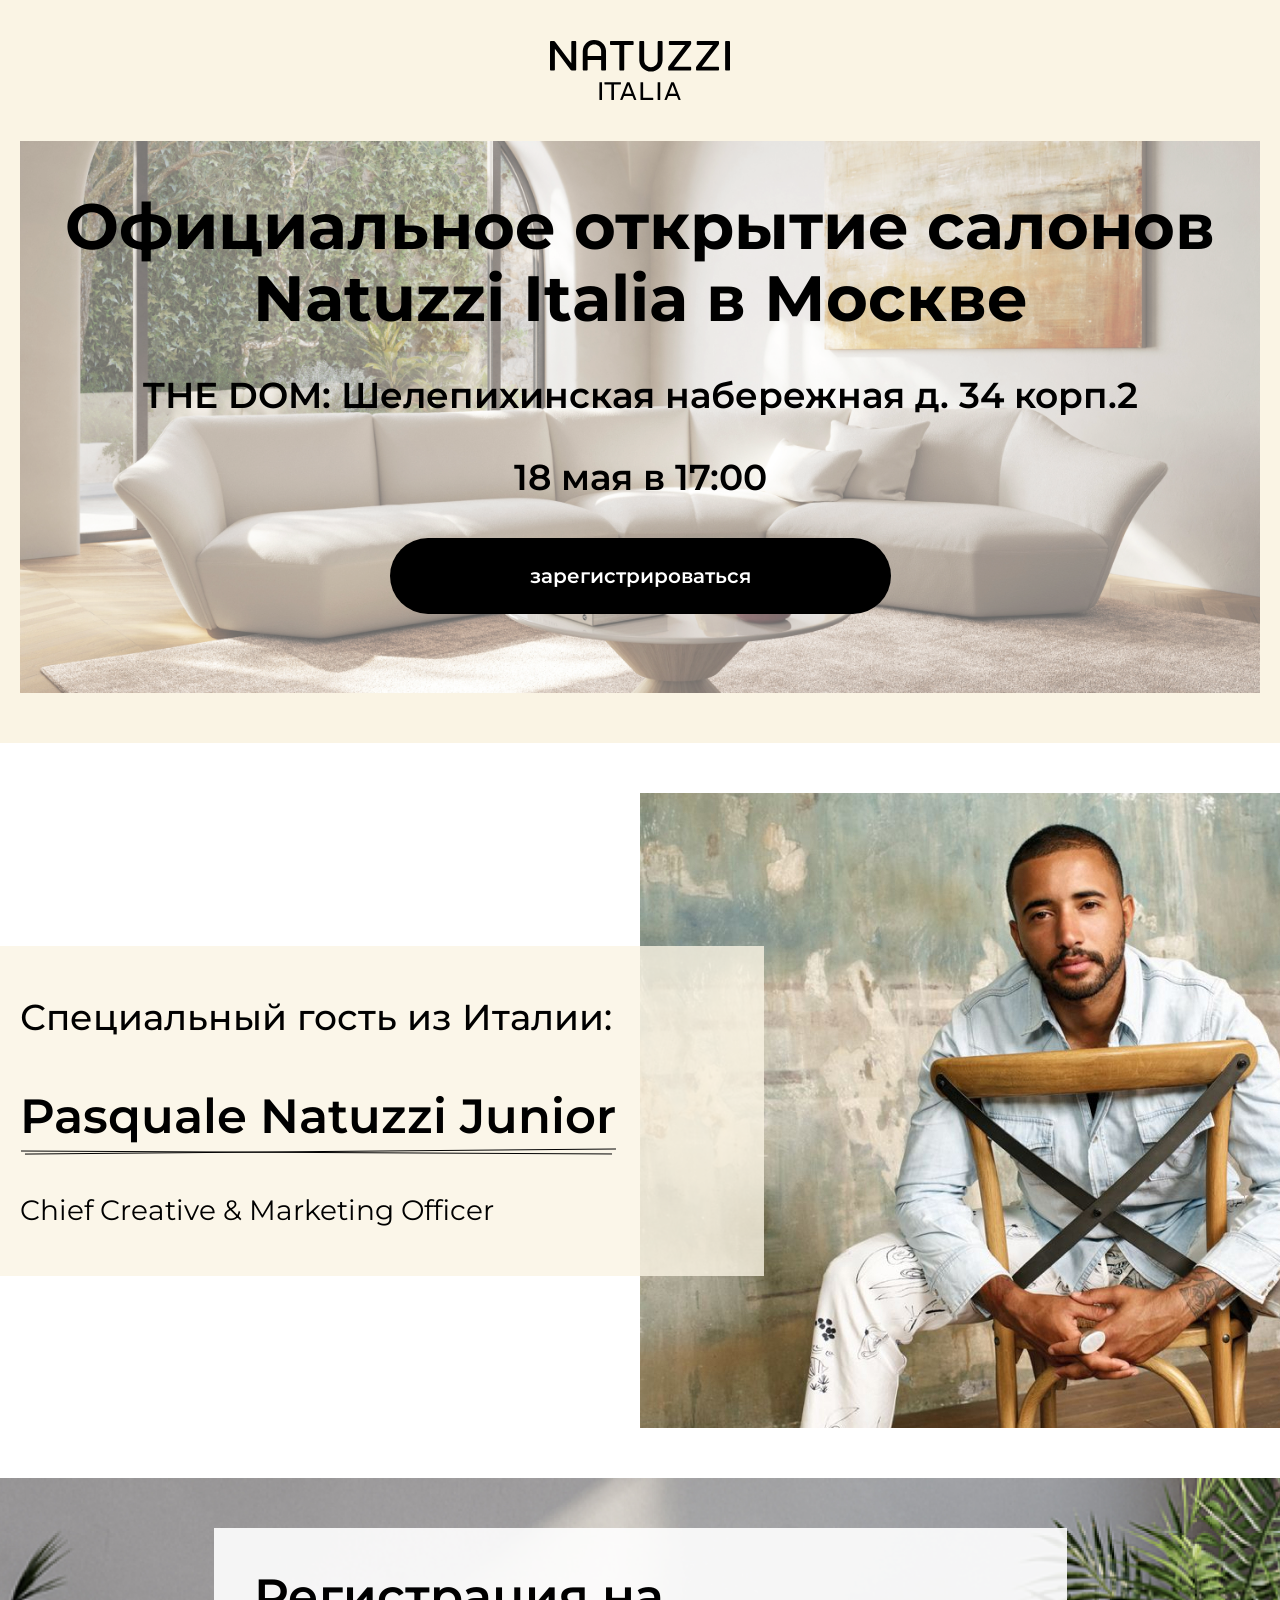
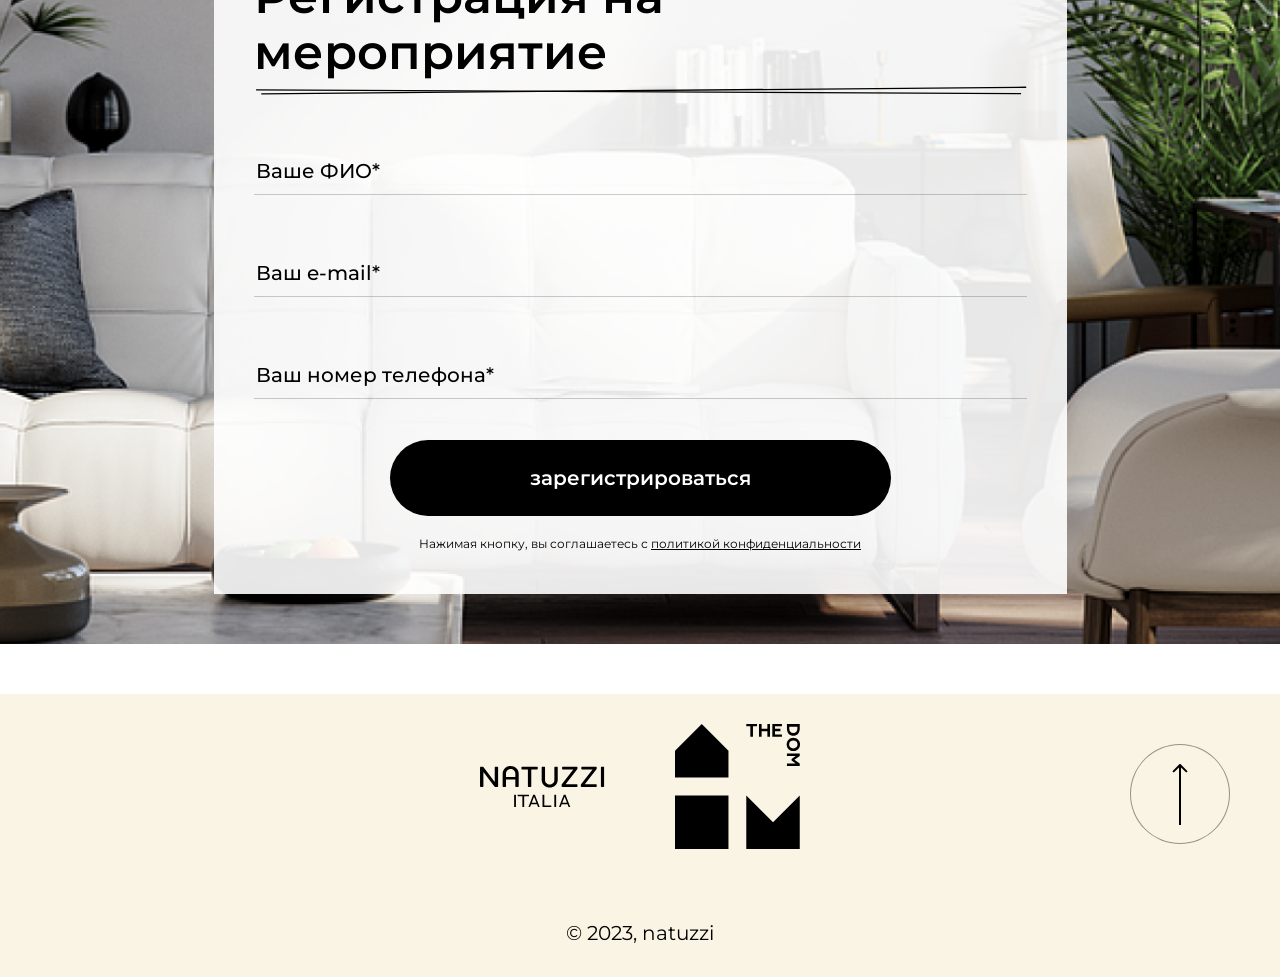
<file: index.html>
<!DOCTYPE html>
<html lang="ru">

<head>
  <meta charset="UTF-8" />
  <meta name="viewport" content="width=device-width, user-scalable=no, viewport-fit=cover" />
  <title>Главная</title>

  <link rel="shortcut icon" href="favicon.ico" type="image/x-icon" />
  <link rel="icon" href="favicon.ico" type="image/x-icon" />

  <link rel="stylesheet" type="text/css" href="fonts/stylesheet.css" />
  <link rel="stylesheet" type="text/css" href="css/micromodal.css" />
  <link rel="stylesheet" type="text/css" href="css/style.css" />
</head>

<body>

  <div class="siteWrapper">

    <header class="header">
      <div class="contianer">
        <div class="header__content">
          <div class="logoWrapper">
            <a href="/"></a>
            <img src="img/logo.svg" alt="logo">
          </div>
        </div>
      </div>
    </header>

    <main class="main">
      <section class="grettings">
        <div class="container">
          <div class="grettings__content">
            <h1 class="grettings__title">Официальное открытие салонов Natuzzi Italia в Москве</h1>
            <h1 class="grettings__adress">TНЕ DOM: Шелепихинская набережная д. 34 корп.2</h1>
            <span class="grettings__date">18 мая в 17:00</span>
            <a href="#registration" class="btn grettings__btn">Зарегистрироваться</a>
            <div class="grettings__picture">
              <img src="img/pic-grettings.jpg" alt="">
            </div>
          </div>
        </div>
      </section>

      <section class="specialQuest">
        <div class="container">
          <div class="specialQuest__inner">
            <div class="specialQuest__content">
              <span class="specialQuest__title">Специальный гость из Италии:</span>
              <span class="specialQuest__name">Pasquale Natuzzi Junior</span>
              <span class="specialQuest__desc">Chief Creative & Marketing Officer</span>
            </div>
            <div class="specialQuest__picture">
              <img src="img/pic-special.jpg" alt="">
            </div>
          </div>
        </div>
      </section>

      <section class="registration" id="registration">
        <div class="container">
          <div class="registration__content">
            <form action="" class="registration__form" method="post" id="form">
              <h2 class="section__title">Регистрация на мероприятие</h2>
              <div class="inputWrapper">
                <input type="text" placeholder="Ваше ФИО*" name="fio">
                <span class="error">Необходимо заполнить поле</span>
              </div>
              <div class="inputWrapper">
                <input type="text" placeholder="Ваш e-mail*" name="email">
                <span class="error">Необходимо заполнить поле</span>
              </div>
              <div class="inputWrapper">
                <input type="text" placeholder="Ваш номер телефона*" class="input-phone" name="phone">
                <span class="error">Необходимо заполнить поле</span>
              </div>
              <input type="hidden" name="sp" value="" class="sp">
              <div class="controls">
                <button type="submit" class="btn">Зарегистрироваться</button>
              </div>
              <div class="registration__text">
                <span>Нажимая кнопку, вы соглашаетесь с <a class="link">политикой конфиденциальности</a></span>
              </div>
            </form>
          </div>
        </div>
      </section>
    </main>

    <footer class="footer">
      <div class="container">
        <div class="footer__content">
          <div class="logoWrapper">
            <a href="/"></a>
            <img src="img/logo.svg" alt="logo">
          </div>
          <div class="logoWrapper">
            <a href="/"></a>
            <img src="img/logo2.svg" alt="logo">
          </div>
          <div class="copyRight">
            &copy; 2023, natuzzi
          </div>
        </div>
      </div>
      <button class="btnArrowUp"></button>
    </footer>

    <div class="micromodal-slide modal" id="modal-result" aria-hidden="true">
      <div class="modal__overlay" tabindex="-1" data-micromodal-close="">
        <div class="modal__container" role="dialog" aria-modal="true" aria-labelledby="modal-result-title">
          <button class="modal__close" aria-label="Close modal" data-micromodal-close="">
            <span></span>
            <span></span>
          </button>
          <div class="modal__content" id="modal-result-content" autocomplete="off">
            <div class="modal-result">
              <h2 class="modal-result__caption section__title">Вы успешно зарегистрированы!</h2>
              <div class="modal-result__text">
                <p>Приглашение будет направлено на указанную Вами почту</p>

              </div>
              <a href="#" class="btn" aria-label="Close modal" data-micromodal-close="">Закрыть</a>
            </div>
          </div>
        </div>
      </div>
    </div>

  </div>


  <script src="js/jquery-3.6.0.min.js"></script>
  <script src="js/micromodal.min.js"></script>
  <script src="js/jquery.inputmask.min.js"></script>
  <script src="js/script.js"></script>
</body>

</html>
</file>
<file: fonts/stylesheet.css>
@font-face {
    font-family: 'Montserrat';
    src: url('Montserrat-Medium.woff2') format('woff2'),
        url('Montserrat-Medium.woff') format('woff');
    font-weight: 500;
    font-style: normal;
    font-display: swap;
}

@font-face {
    font-family: 'Montserrat';
    src: url('Montserrat-Regular.woff2') format('woff2'),
        url('Montserrat-Regular.woff') format('woff');
    font-weight: normal;
    font-style: normal;
    font-display: swap;
}

@font-face {
    font-family: 'Montserrat';
    src: url('Montserrat-SemiBold.woff2') format('woff2'),
        url('Montserrat-SemiBold.woff') format('woff');
    font-weight: 600;
    font-style: normal;
    font-display: swap;
}

@font-face {
    font-family: 'Montserrat';
    src: url('Montserrat-Light.woff2') format('woff2'),
        url('Montserrat-Light.woff') format('woff');
    font-weight: 300;
    font-style: normal;
    font-display: swap;
}

@font-face {
    font-family: 'Montserrat';
    src: url('Montserrat-Bold.woff2') format('woff2'),
        url('Montserrat-Bold.woff') format('woff');
    font-weight: bold;
    font-style: normal;
    font-display: swap;
}
</file>
<file: css/micromodal.css>
/**************************\
  Basic Modal Styles
\**************************/

.modal {
  font-family: -apple-system,BlinkMacSystemFont,avenir next,avenir,helvetica neue,helvetica,ubuntu,roboto,noto,segoe ui,arial,sans-serif;
}

.modal__overlay {
  position: fixed;
  top: 0;
  left: 0;
  right: 0;
  bottom: 0;
  background: rgba(0,0,0,0.6);
  display: flex;
  justify-content: center;
  align-items: center;
}

.modal__container {
  background-color: #fff;
  padding: 30px;
  max-width: 500px;
  max-height: 100vh;
  border-radius: 4px;
  overflow-y: auto;
  box-sizing: border-box;
}

.modal__header {
  display: flex;
  justify-content: space-between;
  align-items: center;
}

.modal__title {
  margin-top: 0;
  margin-bottom: 0;
  font-weight: 600;
  font-size: 1.25rem;
  line-height: 1.25;
  color: #00449e;
  box-sizing: border-box;
}

.modal__close {
  background: transparent;
  border: 0;
}

.modal__header .modal__close:before { content: "\2715"; }

.modal__content {
  margin-top: 2rem;
  margin-bottom: 2rem;
  line-height: 1.5;
  color: rgba(0,0,0,.8);
}

.modal__btn {
  font-size: .875rem;
  padding-left: 1rem;
  padding-right: 1rem;
  padding-top: .5rem;
  padding-bottom: .5rem;
  background-color: #e6e6e6;
  color: rgba(0,0,0,.8);
  border-radius: .25rem;
  border-style: none;
  border-width: 0;
  cursor: pointer;
  -webkit-appearance: button;
  text-transform: none;
  overflow: visible;
  line-height: 1.15;
  margin: 0;
  will-change: transform;
  -moz-osx-font-smoothing: grayscale;
  -webkit-backface-visibility: hidden;
  backface-visibility: hidden;
  -webkit-transform: translateZ(0);
  transform: translateZ(0);
  transition: -webkit-transform .25s ease-out;
  transition: transform .25s ease-out;
  transition: transform .25s ease-out,-webkit-transform .25s ease-out;
}

.modal__btn:focus, .modal__btn:hover {
  -webkit-transform: scale(1.05);
  transform: scale(1.05);
}

.modal__btn-primary {
  background-color: #00449e;
  color: #fff;
}



/**************************\
  Demo Animation Style
\**************************/
@keyframes mmfadeIn {
    from { opacity: 0; }
      to { opacity: 1; }
}

@keyframes mmfadeOut {
    from { opacity: 1; }
      to { opacity: 0; }
}

@keyframes mmslideIn {
  from { transform: translateY(15%); }
    to { transform: translateY(0); }
}

@keyframes mmslideOut {
    from { transform: translateY(0); }
    to { transform: translateY(-10%); }
}

.micromodal-slide {
  display: none;
}

.micromodal-slide.is-open {
  display: block;
}

.micromodal-slide[aria-hidden="false"] .modal__overlay {
  animation: mmfadeIn .3s cubic-bezier(0.0, 0.0, 0.2, 1);
}

.micromodal-slide[aria-hidden="false"] .modal__container {
  animation: mmslideIn .3s cubic-bezier(0, 0, .2, 1);
}

.micromodal-slide[aria-hidden="true"] .modal__overlay {
  animation: mmfadeOut .3s cubic-bezier(0.0, 0.0, 0.2, 1);
}

.micromodal-slide[aria-hidden="true"] .modal__container {
  animation: mmslideOut .3s cubic-bezier(0, 0, .2, 1);
}

.micromodal-slide .modal__container,
.micromodal-slide .modal__overlay {
  will-change: transform;
}
</file>
<file: css/style.css>
*,
*:before,
*:after {
  -webkit-box-sizing: border-box;
  -moz-box-sizing: border-box;
  box-sizing: border-box;
  -webkit-text-size-adjust: 100%;
  -moz-text-size-adjust: 100%;
  -ms-text-size-adjust: 100%;
}

html {
  padding: env(safe-area-inset);
}

html,
body {
  -webkit-box-sizing: border-box;
  -moz-box-sizing: border-box;
  box-sizing: border-box;
  height: 100%;
  -webkit-text-size-adjust: 100%;
  -moz-text-size-adjust: 100%;
  -ms-text-size-adjust: 100%;
  scroll-behavior: smooth;
  margin: 0 auto !important;
}

body {
  margin: 0 auto;
  padding: 0px;
  -webkit-outline: none;
  outline: none;
  position: relative;
  min-width: 320px;
  max-height: 1000000px;
  min-height: 100vh;
  text-decoration-skip: objects;
  -webkit-font-smoothing: antialiased;
  -webkit-tap-highlight-color: transparent;
}

:focus,
:active,
:hover,
:link {
  -webkit-tap-highlight-color: rgba(0, 0, 0, 0) !important;
  -webkit-focus-ring-color: rgba(0, 0, 0, 0) !important;
  -webkit-outline: none;
  outline: none;
}

ul,
ol {
  list-style-position: inside;
  list-style-type: none;
  padding: 0;
  margin: 0;
  text-align: left;
}

li {
  height: auto;
}

h1,
h2,
h3,
h4,
h5,
h6,
p {
  margin: 0;
}

iframe {
  display: block;
  border: none;
}

img {
  display: block;
  border: none;
  max-width: 100%;
}

textarea {
  white-space: pre-wrap;
  resize: none;
}

button,
select {
  display: block;
  padding: 0;
  border: none;
  -webkit-border-radius: 0;
  -moz-border-radius: 0;
  -ms-border-radius: 0;
  border-radius: 0;
  font-family: inherit;
  background-color: transparent;
  -webkit-appearance: none;
  -moz-appearance: none;
  appearance: none;
  -webkit-box-shadow: none;
  -moz-box-shadow: none;
  box-shadow: none;
  text-transform: none;
}

button {
  width: auto;
  cursor: pointer;
}

button::-moz-focus-inner,
[type=button]::-moz-focus-inner,
[type=reset]::-moz-focus-inner,
[type=submit]::-moz-focus-inner {
  border: none;
  padding: 0;
}

[type=search],
button:-moz-focusring,
[type=button]:-moz-focusring,
[type=reset]:-moz-focusring,
[type=submit]:-moz-focusring {
  -webkit-outline: none;
  outline: none;
}

[type=search]::-webkit-search-decoration,
::-webkit-file-upload-button {
  -webkit-appearance: none;
  -moz-appearance: none;
  appearance: none;
}

[hidden],
::-ms-clear,
area {
  display: none;
}

fieldset {
  border: none;
  margin: 0;
  padding: 0;
}

legend {
  display: block;
  padding: 0;
}

menu,
dir {
  list-style: none;
  margin: 0;
  padding: 0;
}

::-webkit-input-placeholder {
  color: inherit;
}

:-ms-input-placeholder {
  color: inherit;
}

::-moz-input-placeholder {
  color: inherit;
}

::-moz-placeholder {
  color: inherit;
}

:-moz-placeholder {
  color: inherit;
}

a {
  background-color: transparent;
  color: inherit;
  text-decoration: none;
  -webkit-outline: none;
  outline: none;
}

[type=date]::-webkit-inner-spin-button {
  display: none;
}

[type=date]::-webkit-calendar-picker-indicator {
  opacity: 0;
}

body {
  font-family: "Montserrat";
}

.container {
  width: 100%;
  max-width: 1460px;
  margin: 0px auto;
}

label,
textarea,
input {
  font-family: "Montserrat";
}

.siteWrapper {
  overflow: hidden;
  display: flex;
  flex-direction: column;
  min-height: 100vh;
}
.siteWrapper .footer {
  margin-top: auto;
}

.main + .footer {
  margin-top: 50px;
}

.logoWrapper {
  position: relative;
  position: relative;
  z-index: 1;
  -webkit-transition: all 0.3s;
  -moz-transition: all 0.3s;
  -o-transition: all 0.3s;
  transition: all 0.3s;
}
.logoWrapper > a {
  display: block;
  position: absolute;
  left: 0;
  top: 0;
  width: 100%;
  height: 100%;
  z-index: 7;
  overflow: hidden;
  text-indent: 200%;
  white-space: nowrap;
}
.logoWrapper > a {
  z-index: auto;
}

.section__title {
  font-weight: 600;
  font-size: 48px;
  line-height: 56px;
  color: #000;
  display: block;
}

.inputWrapper {
  position: relative;
}
.inputWrapper.inputError input {
  border-color: rgba(255, 0, 0, 0.2);
}
.inputWrapper.inputError .error {
  opacity: 1;
  pointer-events: all;
  display: block;
}
.inputWrapper input {
  font-weight: 500;
  font-size: 20px;
  line-height: 28px;
  color: #000;
  background: transparent;
  border: 0;
  border-bottom: 1px solid rgba(0, 0, 0, 0.2);
  width: 100%;
  -webkit-transition: border 0.3s;
  -moz-transition: border 0.3s;
  -o-transition: border 0.3s;
  transition: border 0.3s;
  -webkit-border-radius: 0;
  -moz-border-radius: 0;
  -ms-border-radius: 0;
  border-radius: 0;
  -webkit-appearance: none;
  -moz-appearance: none;
  appearance: none;
}
.inputWrapper input::placeholder {
  opacity: 1;
}
.inputWrapper input {
  height: 48px;
}
.inputWrapper input:focus {
  border-bottom-color: #000;
}
.inputWrapper .error {
  font-weight: 400;
  font-size: 18px;
  line-height: 24px;
  color: #ff0000;
  position: absolute;
  right: 0;
  top: calc(50% - 15px);
  pointer-events: none;
  display: none;
  top: calc(50% - 11px);
}

.link {
  font-weight: 400;
  font-size: 12px;
  line-height: 20px;
  cursor: pointer;
  color: #000;
  text-decoration: underline;
  -webkit-transition: text-decoration 0.3s;
  -moz-transition: text-decoration 0.3s;
  -o-transition: text-decoration 0.3s;
  transition: text-decoration 0.3s;
}
.link:hover {
  text-decoration-color: transparent;
}

.btnArrowUp {
  position: absolute;
  right: 50px;
  top: 50px;
  width: 100px;
  height: 100px;
  -webkit-border-radius: 50%;
  -moz-border-radius: 50%;
  -ms-border-radius: 50%;
  border-radius: 50%;
  -webkit-transition: all 0.3s;
  -moz-transition: all 0.3s;
  -o-transition: all 0.3s;
  transition: all 0.3s;
  background-image: url("../img/arrow-up.svg");
  background-position: center;
  background-repeat: no-repeat;
  border: solid 1px rgba(0, 0, 0, 0.4);
  z-index: 5;
  display: flex;
  align-items: center;
  justify-content: center;
}
.btnArrowUp:hover {
  border-color: #000;
}

.modal {
  font-family: "Montserrat";
  display: none;
  width: 100%;
}

.modal.is-open {
  display: block;
  z-index: 15;
  position: fixed;
}

.modal__container {
  overflow: auto;
  background: transparent;
  padding: 0;
  margin: 0;
  width: 100%;
  max-width: 100%;
  padding: 50px 0;
  max-width: 916px;
}

.modal__content {
  padding: 0;
  margin: 0;
}

.modal__close {
  width: 25px;
  height: 25px;
  position: absolute;
  right: 44px;
  top: 93px;
  display: block;
  -webkit-transition: all 0.3s;
  -moz-transition: all 0.3s;
  -o-transition: all 0.3s;
  transition: all 0.3s;
}
.modal__close span {
  position: relative;
  display: block;
  width: 100%;
  height: 2px;
  background-color: #333333;
  -moz-transform: rotate(45deg);
  -ms-transform: rotate(45deg);
  -webkit-transform: rotate(45deg);
  -o-transform: rotate(45deg);
  transform: rotate(45deg);
}
.modal__close span:nth-child(2) {
  -moz-transform: rotate(-45deg);
  -ms-transform: rotate(-45deg);
  -webkit-transform: rotate(-45deg);
  -o-transform: rotate(-45deg);
  transform: rotate(-45deg);
  top: -2px;
}
.modal-result {
  width: 100%;
  background-color: #fff;
  padding: 112px 40px 40px;
  display: flex;
  align-items: center;
  justify-content: center;
  flex-direction: column;
}
.modal-result__caption + * {
  margin-top: 40px;
}
.modal-result__text {
  font-weight: 500;
  font-size: 20px;
  line-height: 28px;
  color: #000;
}
.modal-result .btn {
  margin-top: 40px;
  min-width: 402px;
}

.btn {
  display: inline-block;
  font-weight: 600;
  font-size: 20px;
  line-height: 28px;
  color: #fff;
  padding: 24px 5px;
  -webkit-border-radius: 76px;
  -moz-border-radius: 76px;
  -ms-border-radius: 76px;
  border-radius: 76px;
  -webkit-transition: background-color 0.3s;
  -moz-transition: background-color 0.3s;
  -o-transition: background-color 0.3s;
  transition: background-color 0.3s;
  background-color: #000;
  min-width: 501px;
  text-align: center;
  text-transform: lowercase;
}
.btn:hover {
  background-color: #414141;
}

.header {
  position: relative;
  margin-bottom: -140px;
}

.header__content {
  display: flex;
  justify-content: center;
  padding: 40px 0;
}

.footer {
  background-color: #faf4e4;
  position: relative;
}

.footer__content {
  padding: 30px 0 30px;
  text-align: center;
  display: flex;
  flex-wrap: wrap;
  justify-content: center;
  align-items: center;
}
.footer__content .logoWrapper {
  width: 125px;
}
.footer__content .logoWrapper + .logoWrapper {
  margin-left: 70px;
}

.copyRight {
  width: 100%;
  font-weight: 400;
  font-size: 20px;
  line-height: 28px;
  color: #000;
  margin-top: 70px;
}

.grettings {
  width: 100%;
  background-color: #faf4e4;
  padding-top: 190px;
  padding-bottom: 50px;
}
.grettings__content {
  position: relative;
  text-align: center;
  z-index: 2;
}
.grettings__title {
  font-weight: 700;
  font-size: 64px;
  line-height: 72px;
  color: #000;
  display: block;
  max-width: 1150px;
  margin-left: auto;
  margin-right: auto;
}
.grettings__date {
  font-weight: 600;
  font-size: 36px;
  line-height: 42px;
  text-transform: lowercase;
  color: #000;
  display: block;
  margin-top: 40px;
}
.grettings__adress {
  font-weight: 600;
  font-size: 36px;
  line-height: 42px;
  color: #000;
  margin-top: 40px;
}
.grettings__btn {
  margin-top: 40px;
}
.grettings__picture {
  position: relative;
  padding-top: 44.5205479452%;
  z-index: -1;
  top: 0;
  left: 0;
  width: 100%;
  margin-top: -473px;
}
.grettings__picture::before {
  content: "";
  position: absolute;
  -webkit-transition: all 0.3s;
  -moz-transition: all 0.3s;
  -o-transition: all 0.3s;
  transition: all 0.3s;
  background-color: rgba(255, 255, 255, 0.4);
  width: 100%;
  height: 100%;
  pointer-events: none;
  top: 0;
  left: 0;
  z-index: 1;
}
.grettings__picture img {
  position: absolute;
  left: 0;
  top: 0;
  width: 100%;
  height: 100%;
  object-fit: cover;
}

.program {
  padding: 100px 0;
}
.program__list {
  display: grid;
  grid-template-columns: repeat(2, 1fr);
  gap: 50px;
  margin-top: 50px;
}
.program__item {
  display: grid;
}
.program__item_long {
  grid-column: 1/3;
}
.program__item_long .program__item__picture {
  padding-top: 27.397260274%;
}
.program__item__content {
  font-weight: 500;
  font-size: 24px;
  line-height: 32px;
  color: #fff;
  grid-column: 1/3;
  grid-row: 2/3;
  padding: 20px;
  position: relative;
  z-index: 2;
}
.program__item__title {
  font-weight: 600;
  font-size: 32px;
  line-height: 40px;
  color: #fff;
}
.program__item__title + * {
  margin-top: 10px;
}
.program__item__picture {
  position: relative;
  padding-top: 56.7375886525%;
  grid-column: 1/3;
  grid-row: 1/3;
}
.program__item__picture::before {
  content: "";
  position: absolute;
  -webkit-transition: all 0.3s;
  -moz-transition: all 0.3s;
  -o-transition: all 0.3s;
  transition: all 0.3s;
  width: 100%;
  height: 100%;
  pointer-events: none;
  background: linear-gradient(360deg, rgba(0, 0, 0, 0.5) 0%, rgba(0, 0, 0, 0) 100%);
  top: 0;
  left: 0;
}
.program__item__picture img {
  position: absolute;
  left: 0;
  top: 0;
  width: 100%;
  height: 100%;
  object-fit: cover;
  z-index: -1;
}

.registration {
  background-image: url("../img/reg-back.jpg");
  background-position: center;
  background-repeat: no-repeat;
  background-size: cover;
}
.registration__content {
  display: flex;
  justify-content: center;
  padding: 50px 0;
}
.registration__form {
  max-width: 853px;
  background-color: rgba(255, 255, 255, 0.9);
  padding: 40px;
}
.registration__form .section__title {
  position: relative;
}
.registration__form .section__title::before {
  content: "";
  position: absolute;
  -webkit-transition: all 0.3s;
  -moz-transition: all 0.3s;
  -o-transition: all 0.3s;
  transition: all 0.3s;
  left: 0;
  top: 100%;
  background-image: url("../img/back-name.svg");
  background-repeat: no-repeat;
  background-position: center;
  width: 100%;
  height: 20px;
  background-size: contain;
}
.registration__text {
  text-align: center;
  font-weight: 400;
  font-size: 12px;
  line-height: 20px;
  margin-top: 18px;
}
.registration .controls {
  margin-top: 41px;
}
.registration .inputWrapper {
  margin-top: 67px;
}
.registration .inputWrapper + .inputWrapper {
  margin-top: 54px;
}
.registration .controls {
  display: flex;
  justify-content: center;
}

.specialQuest {
  padding: 50px 0;
}
.specialQuest__inner {
  display: grid;
  align-items: center;
  grid-template-columns: 1fr 868px;
}
.specialQuest__content {
  position: relative;
  width: 50%;
  padding: 50px 65px 50px 60px;
  grid-column: 1/3;
  grid-row: 1/3;
  z-index: 2;
}
.specialQuest__content::after {
  content: "";
  position: absolute;
  -webkit-transition: all 0.3s;
  -moz-transition: all 0.3s;
  -o-transition: all 0.3s;
  transition: all 0.3s;
  background-color: rgba(250, 244, 228, 0.8);
  width: 3000px;
  height: 100%;
  right: 0;
  top: 0;
  z-index: -1;
  background-size: contain;
}
.specialQuest__title {
  font-weight: 500;
  font-size: 36px;
  line-height: 42px;
  color: #000;
  display: block;
}
.specialQuest__name {
  font-weight: 600;
  font-size: 48px;
  line-height: 56px;
  color: #000;
  position: relative;
  display: inline-block;
  margin-top: 50px;
}
.specialQuest__name::before {
  content: "";
  position: absolute;
  -webkit-transition: all 0.3s;
  -moz-transition: all 0.3s;
  -o-transition: all 0.3s;
  transition: all 0.3s;
  left: 0;
  top: 100%;
  top: calc(100% + 4px);
  background-image: url("../img/back-name.svg");
  background-repeat: no-repeat;
  background-size: contain;
  width: 100%;
  height: 7px;
}
.specialQuest__desc {
  font-weight: 400;
  font-size: 28px;
  line-height: 32px;
  color: #000;
  margin-top: 50px;
  display: block;
}
.specialQuest__picture {
  grid-column: 2/3;
  grid-row: 1/3;
  position: relative;
  z-index: -1;
}
@media (max-width: 1499px) {
  .container {
    padding: 0 20px;
  }
  .specialQuest__inner {
    grid-template-columns: 50% 868px;
  }
  .specialQuest__content {
    padding-left: 0;
  }
}
@media (max-width: 1199px) {
  .header::before {
    height: 160px;
  }
  .header .logoWrapper {
    width: 100px;
  }
  .header__content {
    padding: 30px 0 17px;
  }
  .grettings {
    padding-top: 184px;
    padding-bottom: 30px;
  }
  .grettings__title {
    font-size: 42px;
    line-height: 50px;
    max-width: 800px;
  }
  .grettings__date {
    font-size: 32px;
    line-height: 36px;
    margin-top: 30px;
  }
  .grettings__adress {
    font-size: 32px;
    line-height: 36px;
    margin-top: 28px;
  }
  .grettings__picture {
    margin-top: -363px;
    padding-top: 45.7317073171%;
  }
  .grettings__btn {
    margin-top: 30px;
  }
  .program {
    padding: 50px 0;
  }
  .program__list {
    margin-top: 20px;
    gap: 20px;
  }
  .program__item__content {
    font-size: 18px;
    line-height: 24px;
  }
  .program__item__title {
    font-size: 24px;
    line-height: 32px;
  }
  .registration__form {
    padding: 20px;
    max-width: 622px;
    width: 100%;
  }
  .registration__form .section__title {
    font-size: 36px;
    line-height: 42px;
  }
  .registration__content {
    padding: 30px 0;
  }
  .registration .inputWrapper {
    margin-top: 39px;
  }
  .registration .inputWrapper + .inputWrapper {
    margin-top: 26px;
  }
  .registration .controls {
    margin-top: 19px;
  }
  .btn {
    font-size: 18px;
    line-height: 24px;
    min-width: 479px;
  }
  .section__title {
    font-size: 32px;
    line-height: 36px;
  }
  .inputWrapper input {
    font-size: 16px;
    line-height: 22px;
    height: 42px;
  }
  .inputWrapper .error {
    font-size: 14px;
    line-height: 20px;
  }
  .main + .footer {
    margin-top: 33px;
  }
  .btnArrowUp {
    width: 80px;
    height: 80px;
    right: 20px;
    top: 20px;
    background-image: url("../img/arrow-up-1024.svg");
  }
  .modal__container {
    max-width: 598px;
  }
  .modal-result {
    padding: 72px 20px 20px;
  }
  .modal-result__caption + * {
    margin-top: 20px;
  }
  .modal-result__text {
    font-size: 16px;
    line-height: 22px;
  }
  .modal-result .btn {
    margin-top: 20px;
    min-width: 390px;
  }
  .modal__close {
    right: 20px;
    top: 70px;
  }
  .specialQuest {
    padding: 30px 0;
  }
  .specialQuest__inner {
    position: relative;
    grid-template-columns: 1fr 477px;
  }
  .specialQuest__title {
    font-size: 32px;
    line-height: 36px;
  }
  .specialQuest__name {
    font-size: 36px;
    line-height: 42px;
    margin-top: 30px;
  }
  .specialQuest__desc {
    font-size: 20px;
    line-height: 28px;
    margin-top: 40px;
  }
  .specialQuest__content {
    width: calc(50% + 51px);
    padding: 20px 0px 20px 0;
  }
}
@media (max-width: 991px) {
  .container {
    padding: 0 15px;
  }
  .header__content {
    padding: 30px 0 30px;
  }
  .grettings {
    padding-top: 160px;
  }
  .grettings__title {
    font-size: 36px;
    line-height: 42px;
    max-width: 630px;
  }
  .grettings__date {
    font-size: 24px;
    line-height: 32px;
    margin-top: 20px;
  }
  .grettings__adress {
    font-size: 24px;
    line-height: 32px;
    margin-top: 20px;
  }
  .grettings__btn {
    margin-top: 20px;
  }
  .grettings__picture {
    margin-top: -282px;
    padding-top: 44.7317073171%;
  }
  .program {
    padding: 30px 0;
    font-size: 16px;
    line-height: 22px;
  }
  .program__list {
    gap: 10px;
  }
  .program__item_long .program__item__picture {
    padding-top: 27.1002710027%;
  }
  .program__item__content {
    font-size: 16px;
    line-height: 22px;
  }
  .program__item__title {
    font-size: 18px;
    line-height: 24px;
  }
  .program__item__title + * {
    margin-top: 5px;
  }
  .program__item__picture {
    padding-top: 54.9450549451%;
  }
  .registration__content {
    padding: 29px 0;
  }
  .registration__form {
    max-width: 559px;
    padding: 20px 16px;
  }
  .registration__text {
    margin-top: 10px;
  }
  .registration .section__title {
    text-align: center;
    font-size: 32px;
    line-height: 36px;
  }
  .registration .inputWrapper {
    margin-top: 40px;
  }
  .registration .controls {
    margin-top: 21px;
  }
  .footer__content {
    padding: 30px 0 30px;
  }
  .footer__content .logoWrapper {
    width: 100px;
  }
  .footer__content .logoWrapper + .logoWrapper {
    margin-left: 30px;
  }
  .section__title {
    font-size: 24px;
    line-height: 32px;
  }
  .btn {
    min-width: 417px;
    font-size: 16px;
    line-height: 22px;
    padding: 16px 5px;
    max-width: 479px;
    margin-left: auto;
    margin-right: auto;
  }
  .inputWrapper input {
    font-size: 14px;
    line-height: 20px;
    height: 40px;
  }
  .inputWrapper .error {
    font-size: 12px;
    line-height: 18px;
    top: calc(50% - 10px);
  }
  .logoWrapper {
    width: 100px;
  }
  .main + .footer {
    margin-top: 30px;
  }
  .copyRight {
    font-size: 18px;
    line-height: 24px;
    margin-top: 50px;
  }
  .btnArrowUp {
    width: 60px;
    height: 60px;
    background-image: url("../img/arrow-up-768.svg");
    right: 17px;
    top: 15px;
  }
  .modal-result {
    padding: 64px 20px 20px;
  }
  .modal-result__text {
    font-size: 14px;
    line-height: 20px;
  }
  .modal-result .btn {
    min-width: 337px;
  }
  .modal__container {
    max-width: 478px;
  }
  .modal__close {
    width: 15px;
    height: 15px;
  }
  .specialQuest__inner {
    display: flex;
    flex-wrap: wrap;
    width: 100%;
  }
  .specialQuest__content {
    order: 2;
    width: 100%;
    display: flex;
    align-items: center;
    margin-top: -67px;
    flex-direction: column;
  }
  .specialQuest__content::before {
    left: 0;
    top: 0;
    width: 100%;
  }
  .specialQuest__picture {
    width: 100%;
    position: relative;
    order: 1;
    padding-top: 67.7506775068%;
  }
  .specialQuest__picture img {
    position: absolute;
    left: 0;
    top: 0;
    width: 100%;
    height: 100%;
    object-position: center;
    object-fit: cover;
  }
  .specialQuest__title {
    font-size: 24px;
    line-height: 32px;
  }
  .specialQuest__name {
    font-size: 32px;
    line-height: 36px;
  }
  .specialQuest__desc {
    font-size: 20px;
    line-height: 28px;
  }
}
@media (max-width: 767px) {
  .header__content {
    padding: 15px 0 17px;
  }
  .grettings {
    padding-top: 153px;
  }
  .grettings__title {
    font-size: 24px;
    line-height: 32px;
    max-width: 290px;
  }
  .grettings__date {
    font-size: 18px;
    line-height: 24px;
    margin-top: 15px;
  }
  .grettings__adress {
    font-size: 18px;
    line-height: 24px;
    margin-top: 15px;
  }
  .grettings__btn {
    margin-top: 14px;
  }
  .grettings__picture {
    padding-top: 112.5%;
    margin-top: -311px;
  }
  .program__list {
    grid-template-columns: 1fr;
    gap: 10px;
    margin-top: 17px;
  }
  .program__item_long {
    grid-column: 1/2;
  }
  .program__item__content {
    padding: 10px;
    font-size: 14px;
    line-height: 20px;
  }
  .program__item__title {
    font-size: 16px;
    line-height: 22px;
  }
  .program__item__title + * {
    margin-top: 2px;
  }
  .program__item__picture {
    padding-top: 68.9655172414% !important;
  }
  .registration__content {
    padding: 14px 0;
  }
  .registration__form {
    padding: 15px 9px;
  }
  .registration__form .section__title {
    font-size: 18px;
    line-height: 24px;
  }
  .registration__form .section__title::before {
    background-image: url("../img/back-name-mobile.svg");
    background-size: auto;
  }
  .registration__text {
    margin-top: 5px;
    text-align: left;
  }
  .registration .inputWrapper {
    margin-top: 32px;
  }
  .registration .inputWrapper + .inputWrapper {
    margin-top: 21px;
  }
  .registration .controls {
    margin-top: 30px;
  }
  .footer__content {
    padding: 20px 0;
  }
  .footer__content .logoWrapper {
    width: 80px;
  }
  .section__title {
    font-size: 18px;
    line-height: 24px;
  }
  .inputWrapper input {
    font-size: 12px;
    line-height: 18px;
    height: 38px;
  }
  .inputWrapper .error {
    font-size: 10px;
    line-height: 15px;
    top: 100%;
    right: auto;
    left: 0;
  }
  .btn {
    font-size: 14px;
    line-height: 20px;
    max-width: 270px;
    min-width: inherit;
    width: 100%;
  }
  .copyRight {
    font-size: 16px;
    line-height: 22px;
    margin-top: 31px;
  }
  .btnArrowUp {
    width: 40px;
    height: 40px;
    background-image: url("../img/arrow-up-320.svg");
    top: 16px;
    right: 15px;
  }
  .modal__container {
    max-width: 100%;
    padding: 20px 15px;
  }
  .modal-result {
    padding: 54px 15px 15px;
    text-align: center;
  }
  .modal-result__caption + * {
    margin-top: 15px;
  }
  .modal-result__text {
    font-size: 12px;
    line-height: 18px;
  }
  .modal-result .btn {
    min-width: 270px;
    margin-top: 15px;
  }
  .modal__close {
    right: 25px;
    top: 35px;
  }
  .specialQuest__picture {
    padding-top: 75.8620689655%;
  }
  .specialQuest__content {
    margin-top: -35px;
    padding: 10px 0;
  }
  .specialQuest__title {
    font-size: 14px;
    line-height: 20px;
  }
  .specialQuest__name {
    font-size: 18px;
    line-height: 24px;
    margin-top: 10px;
  }
  .specialQuest__name::before {
    background-image: url("../img/back-name-mobile.svg");
  }
  .specialQuest__desc {
    font-size: 12px;
    line-height: 18px;
    margin-top: 20px;
  }
}

/*# sourceMappingURL=style.css.map */
</file>
